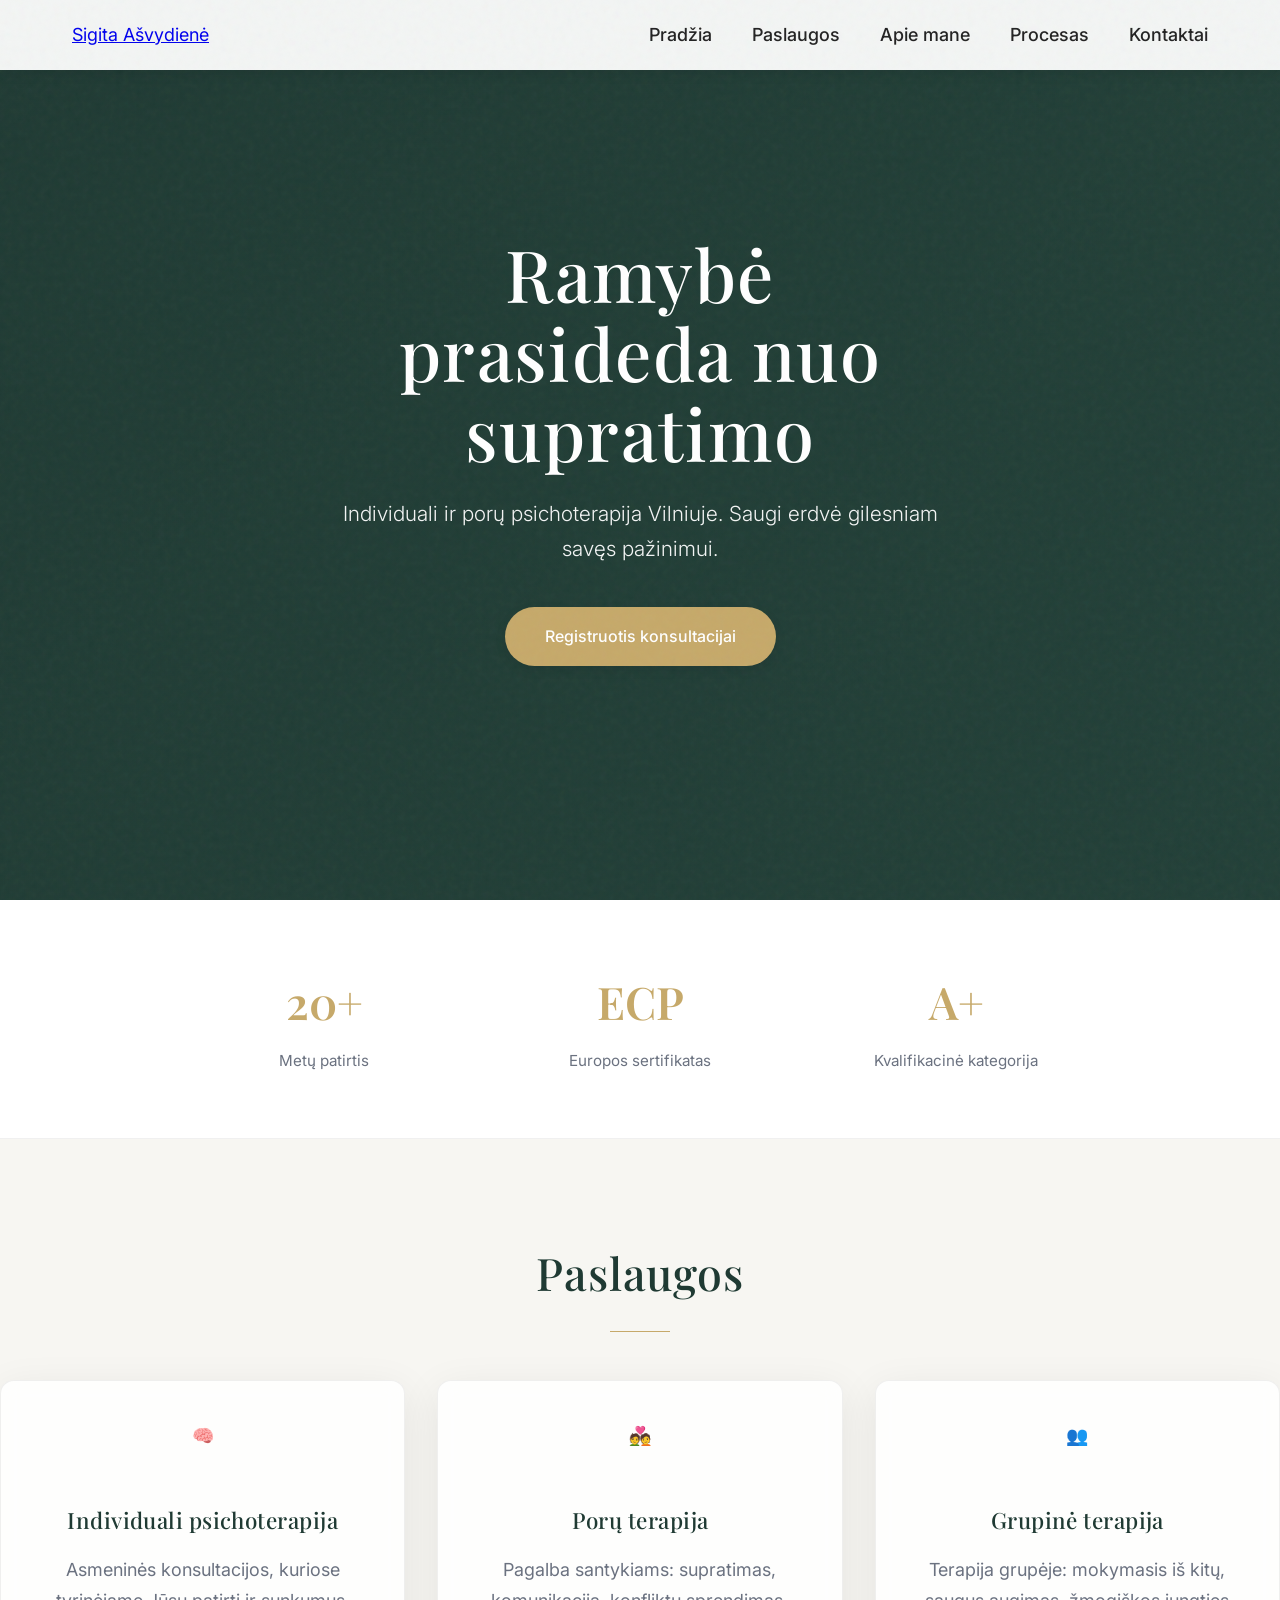
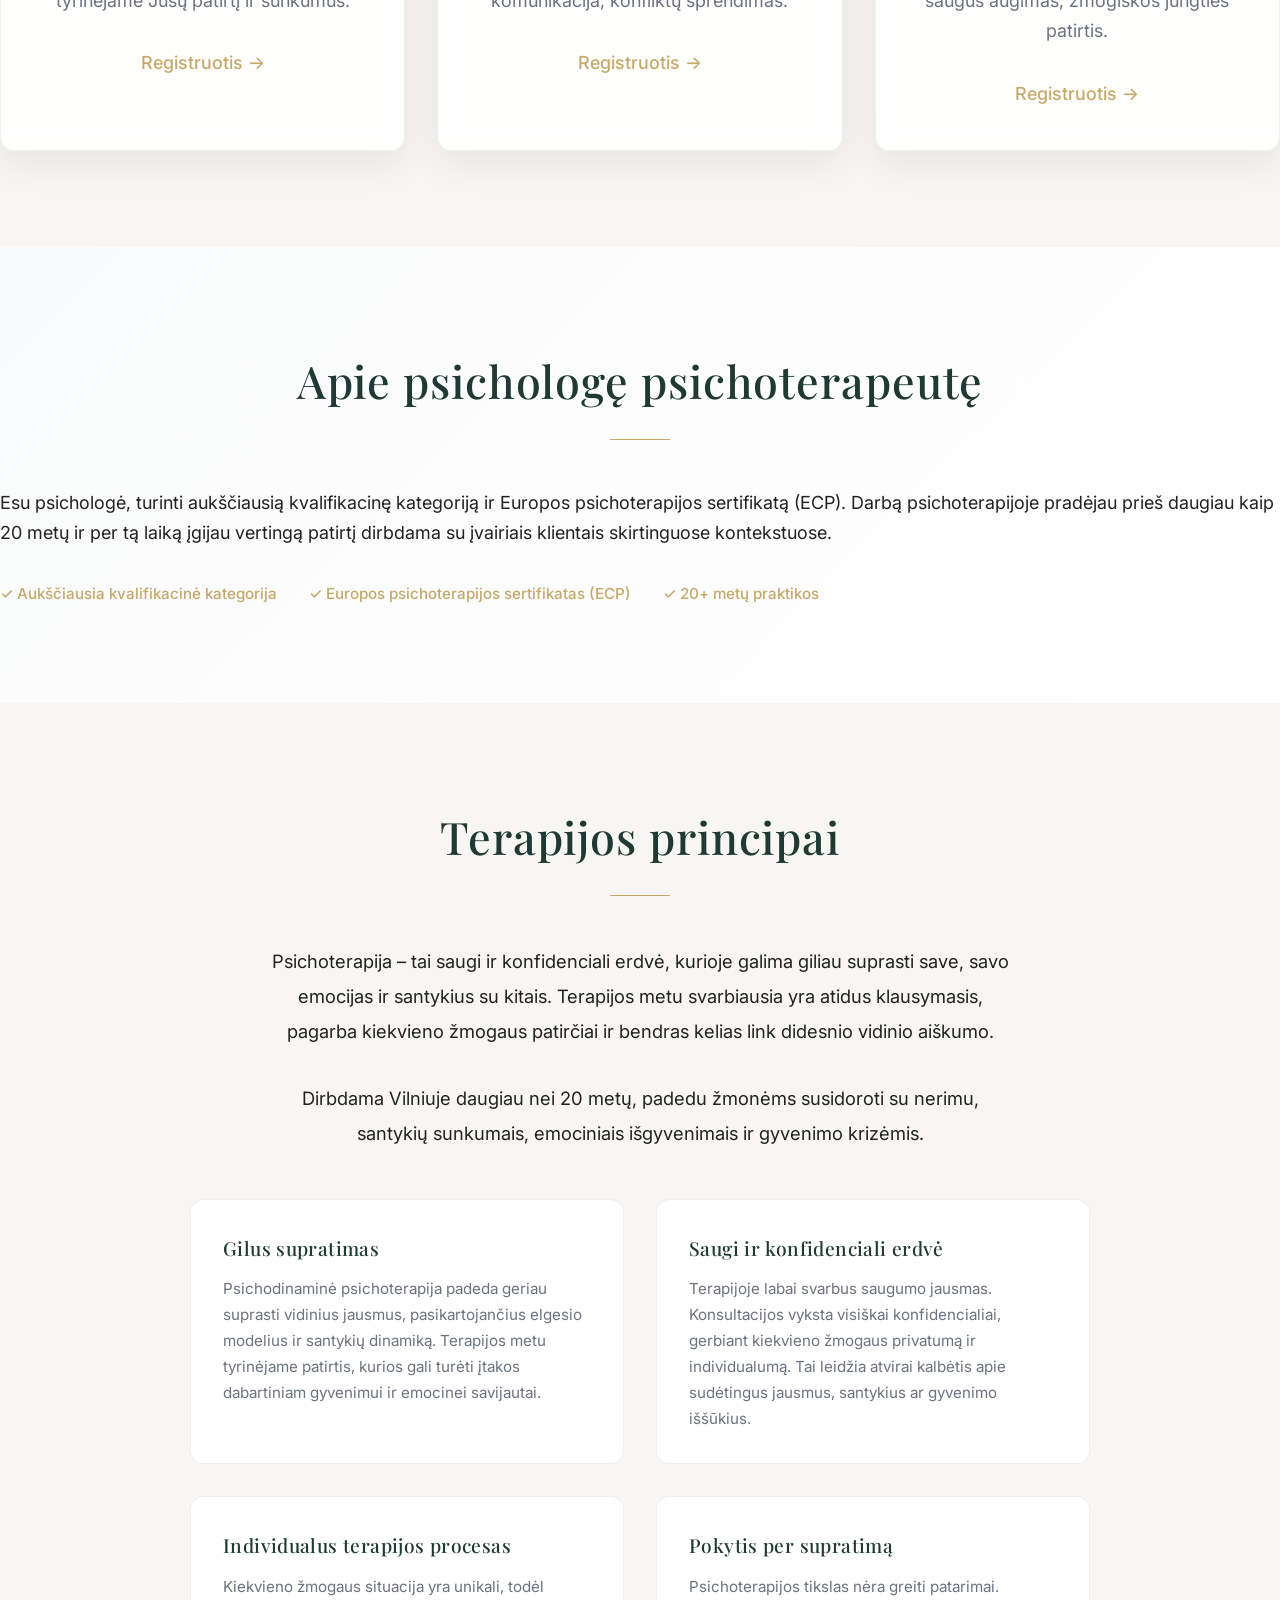
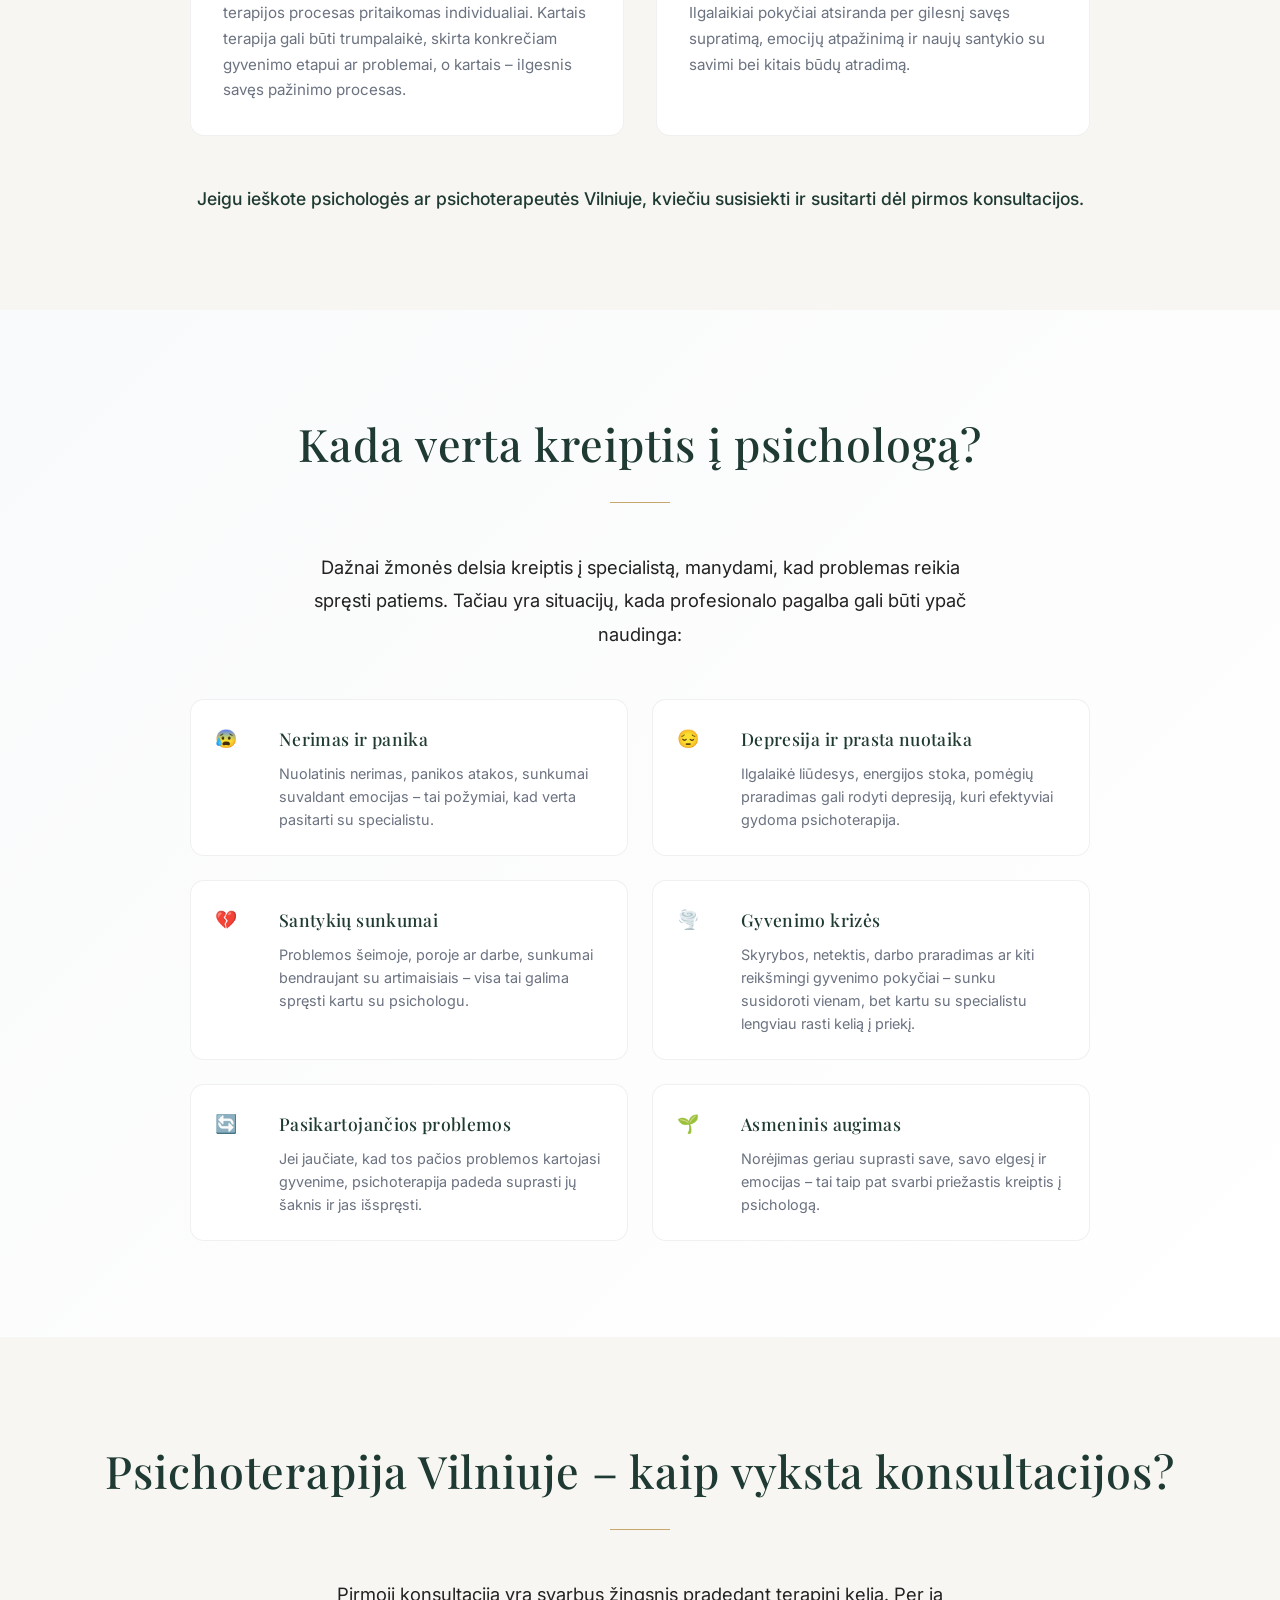
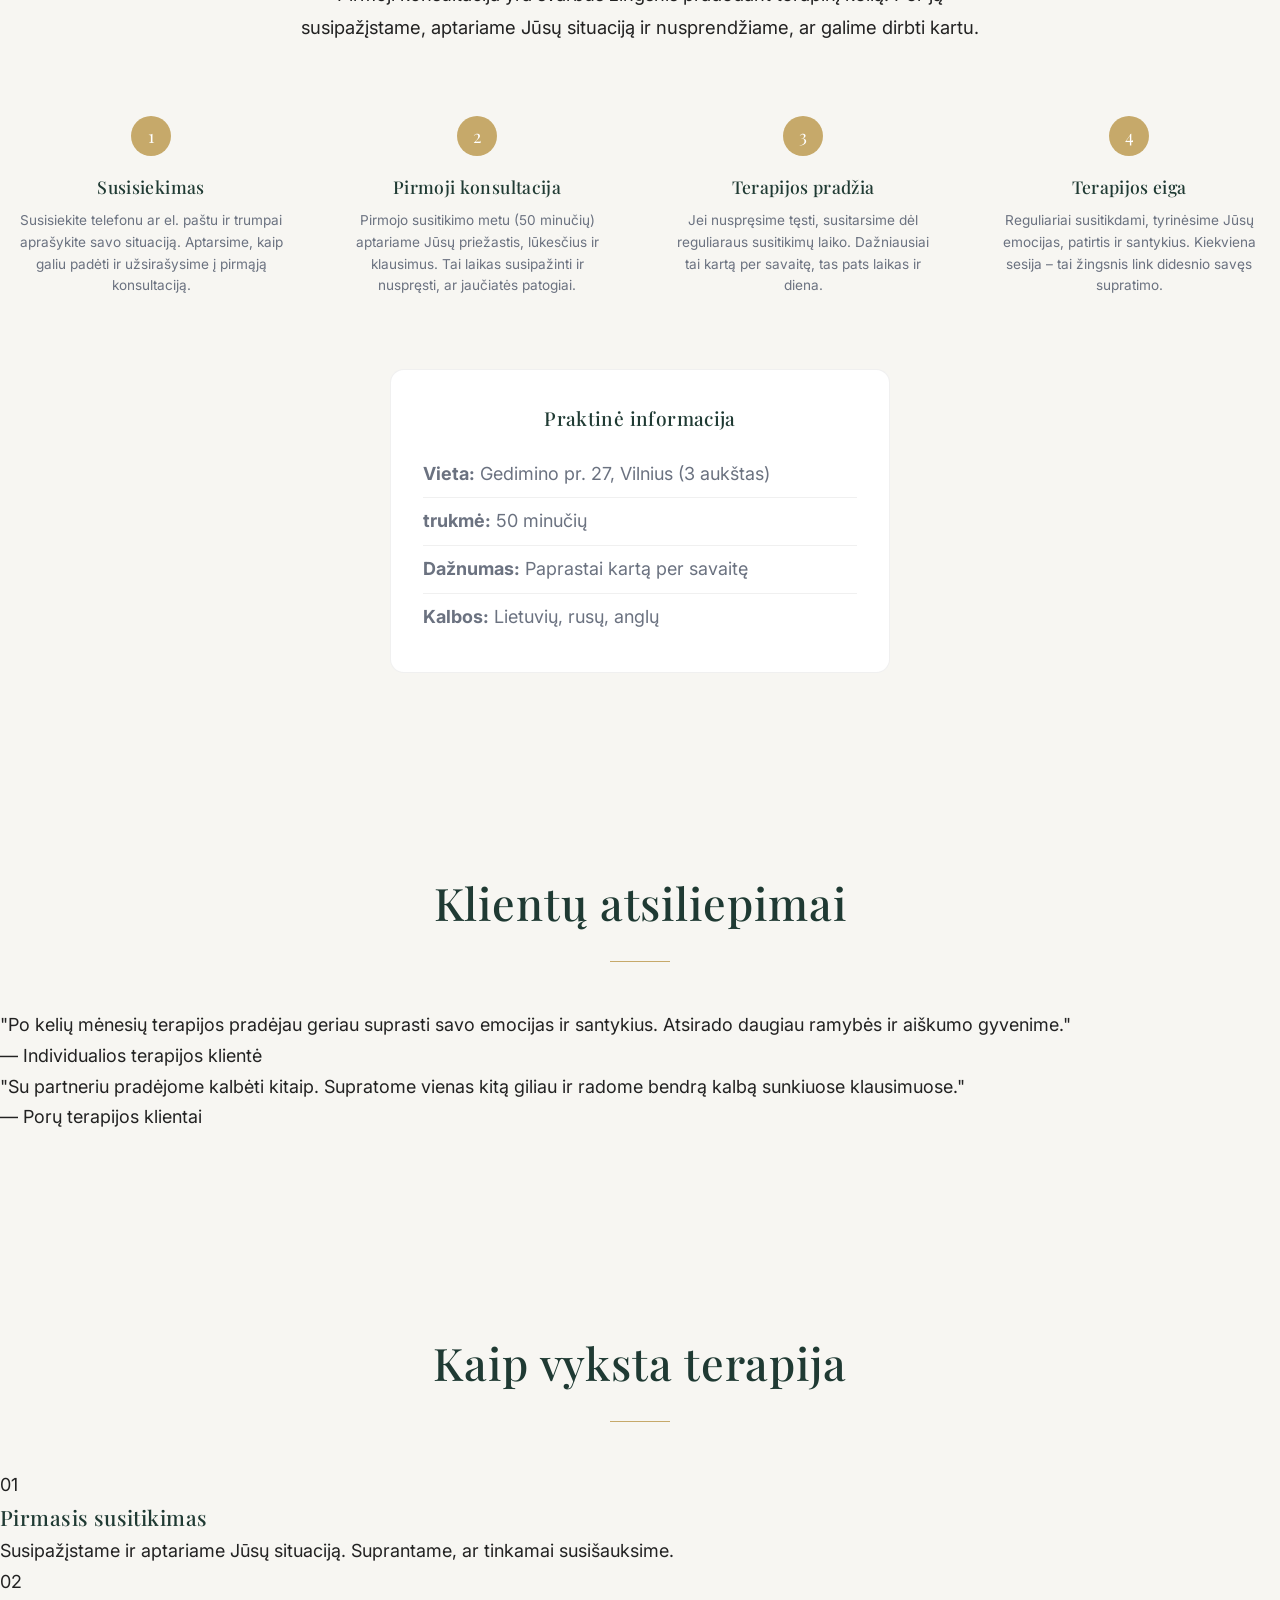
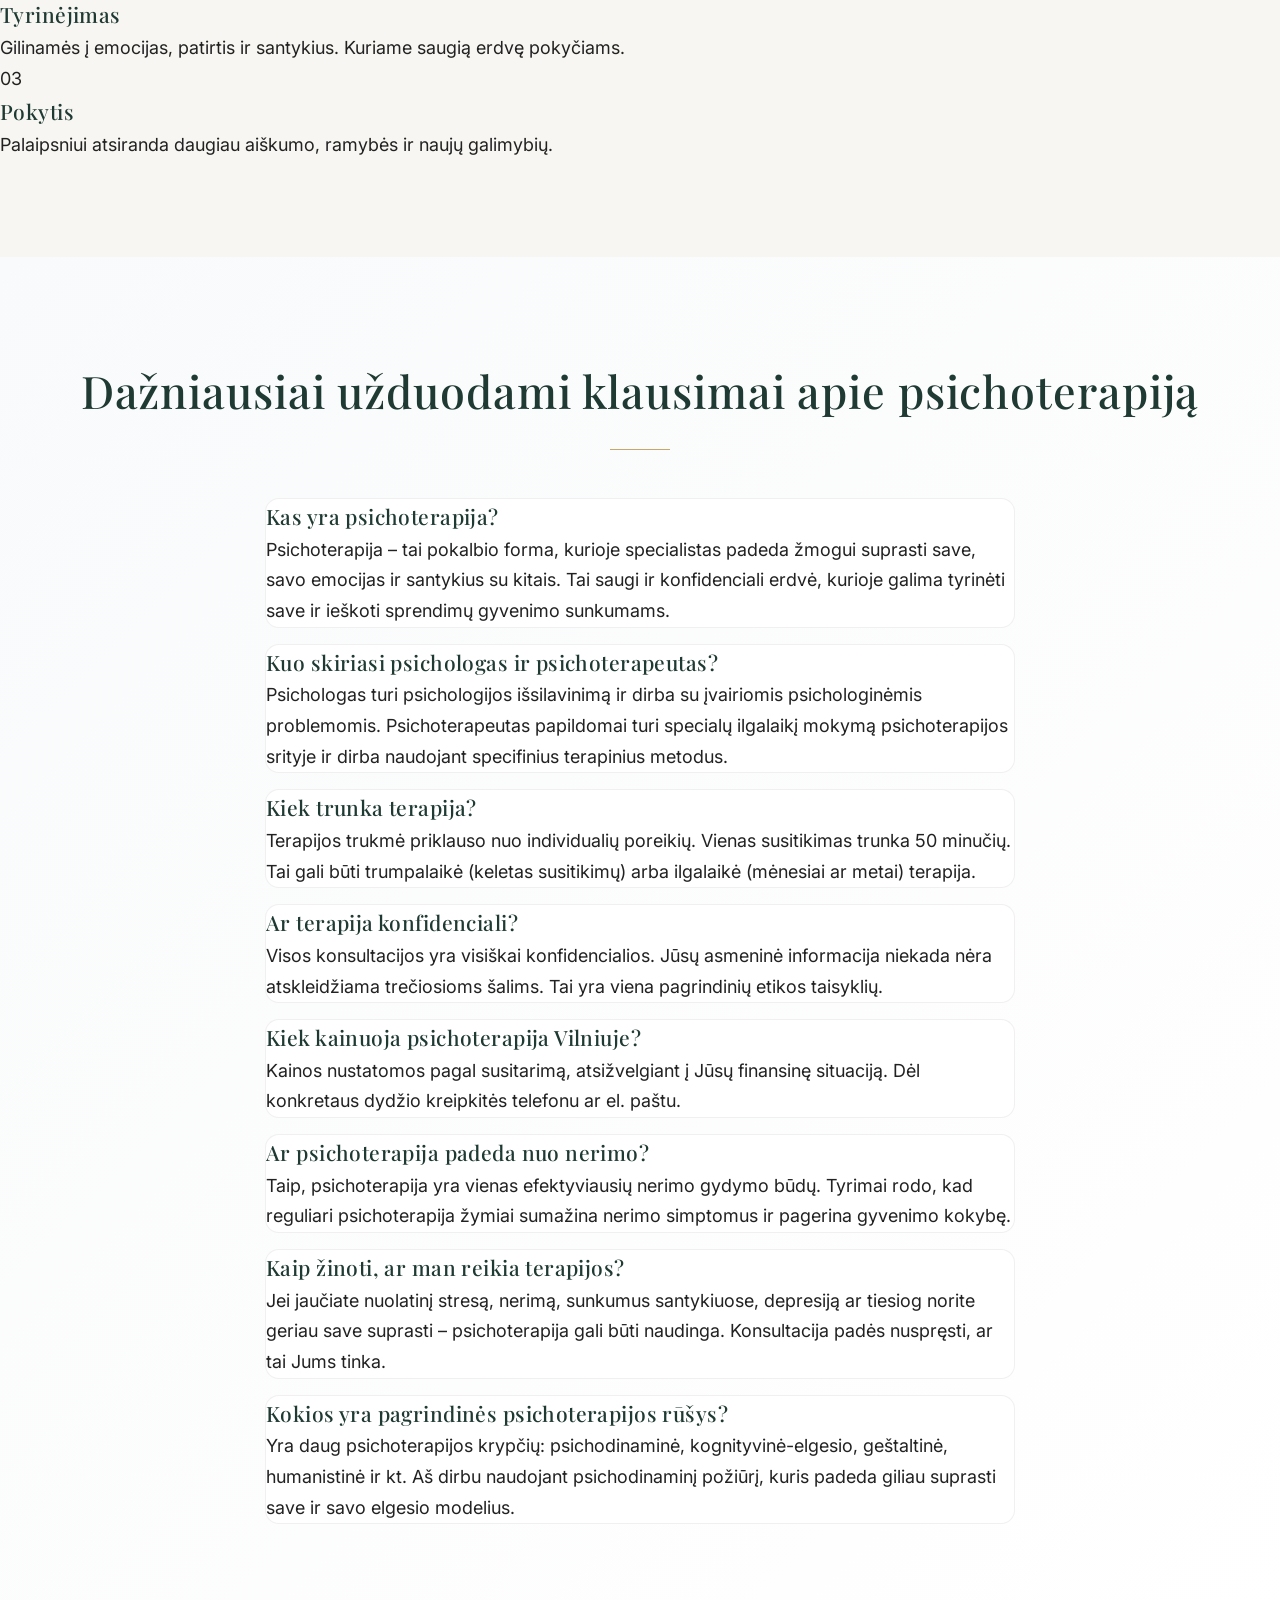
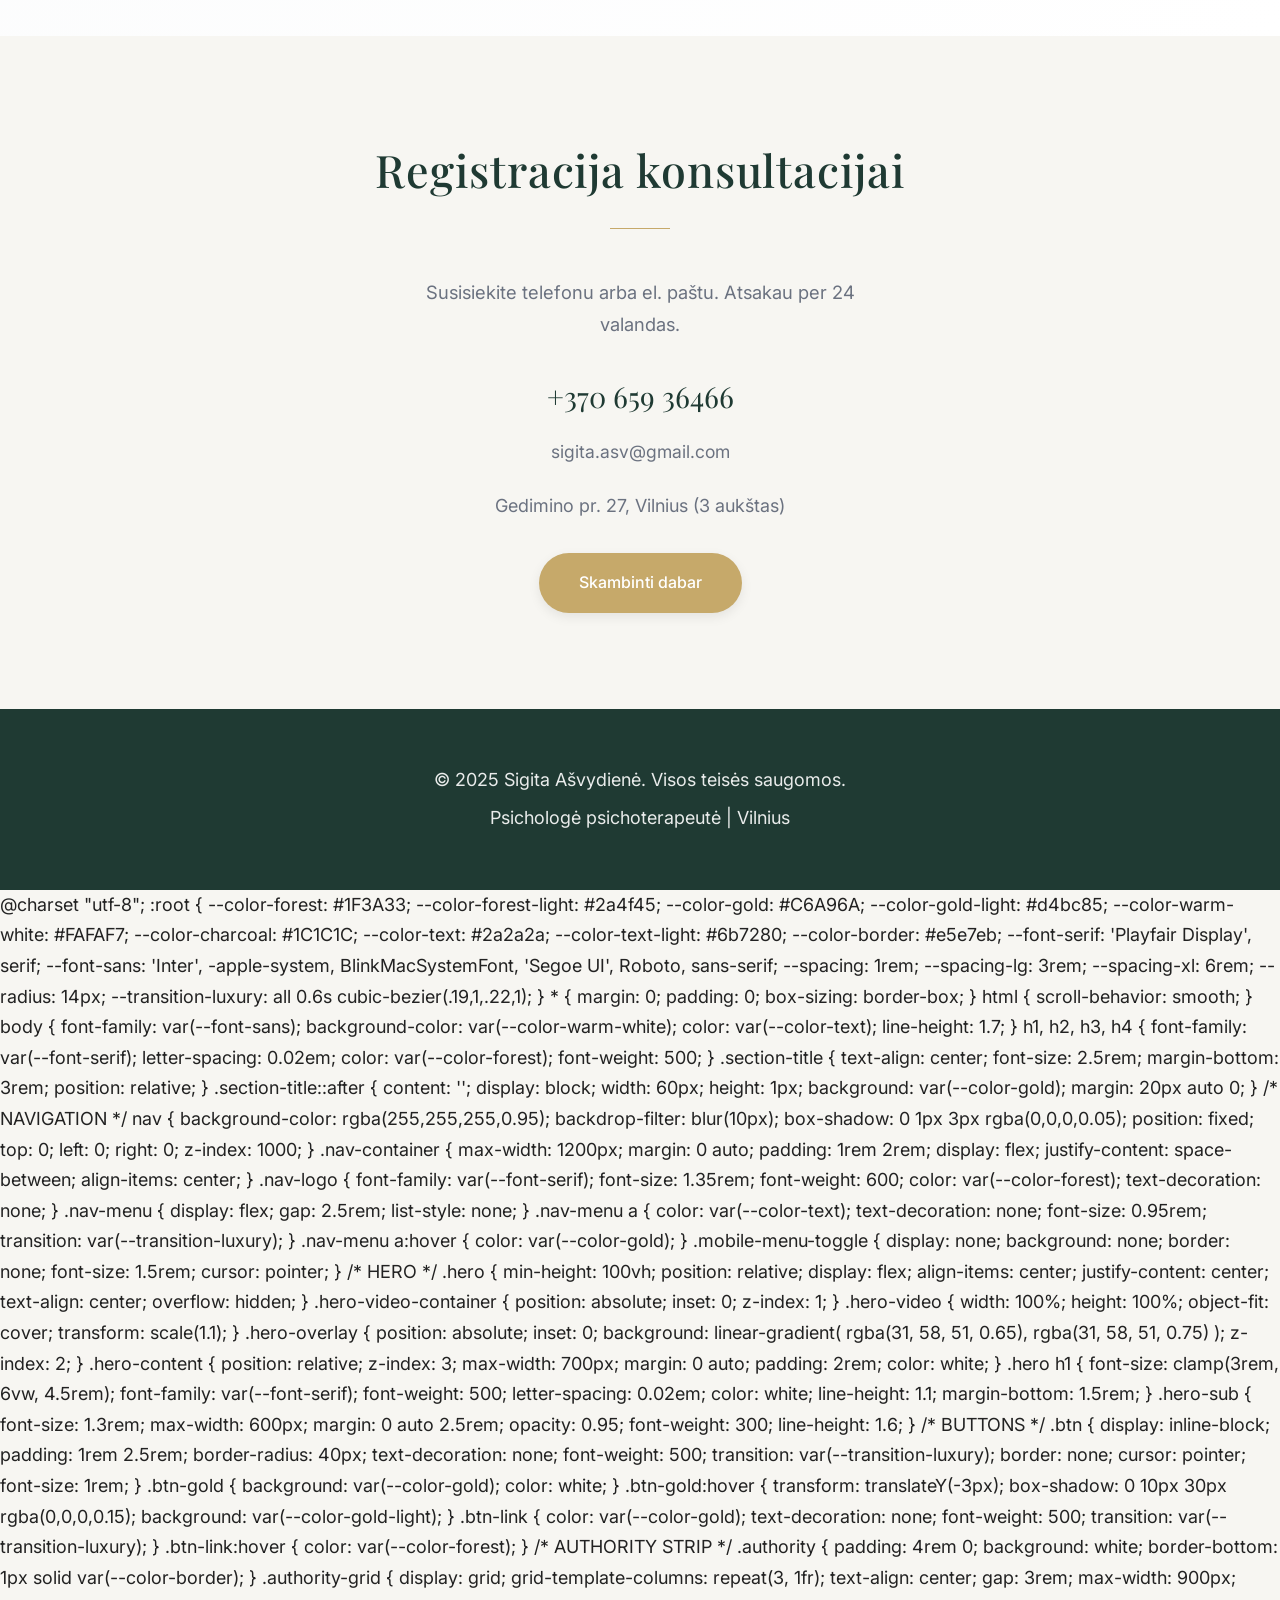
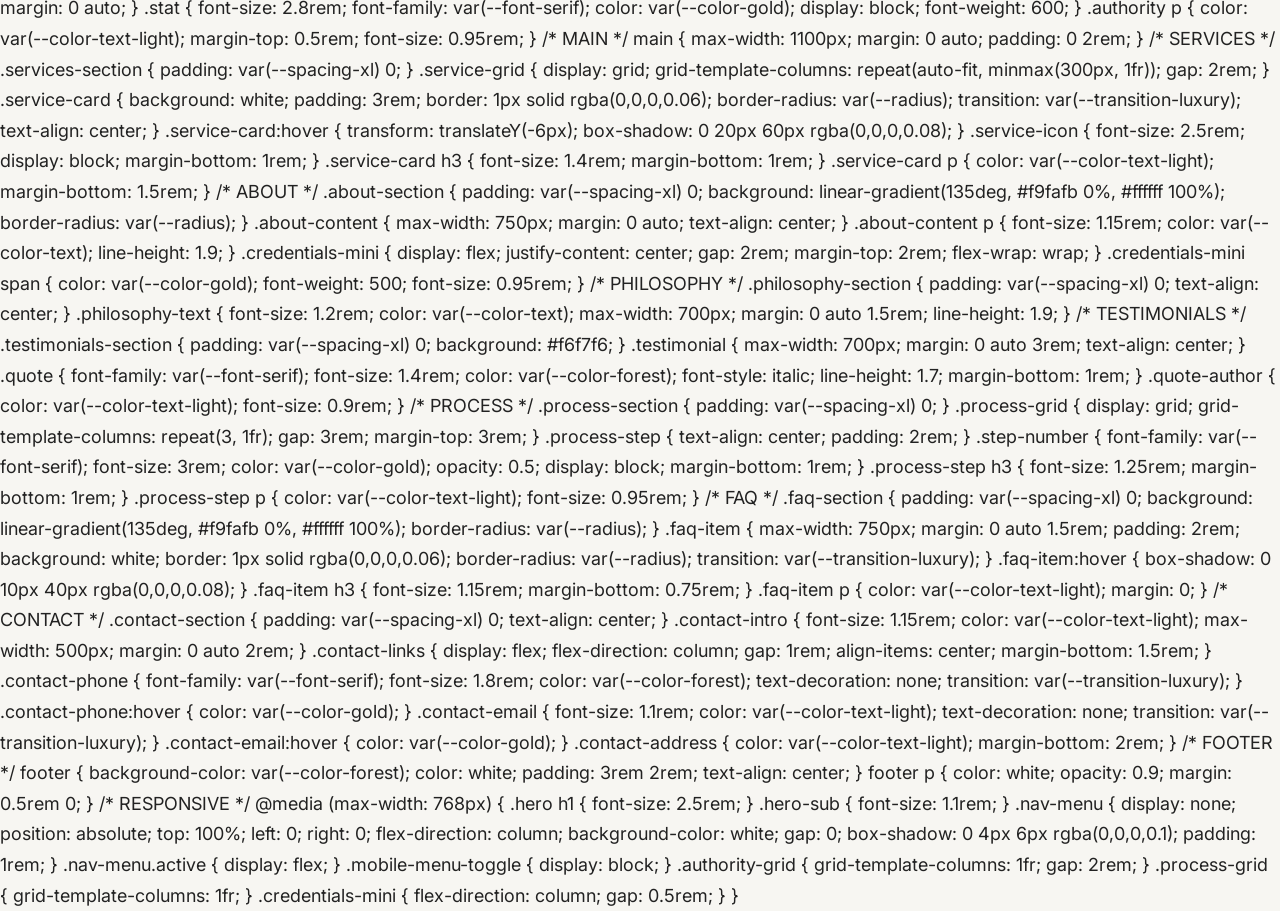
<file: Psichologė psichoterapeutė Vilniuje _ Sigita Ašvydienė.html>
<!DOCTYPE html>
<html lang="lt">
<head>
  <meta charset="UTF-8">
  <meta name="viewport" content="width=device-width, initial-scale=1.0">
  <meta name="robots" content="index, follow">
  <link rel="canonical" href="https://sigita.lt">
  <title>Psichologė Vilniuje | Individuali ir Porų Psichoterapija – Sigita Ašvydienė</title>
  <meta name="description" content="Psichologė psichoterapeutė Sigita Ašvydienė – individuali ir porų psichoterapija Vilniuje. 20+ metų patirtis, Europos psichoterapijos sertifikatas.">
  <meta property="og:title" content="Psichologė Vilniuje | Psichoterapija – Sigita Ašvydienė">
  <meta property="og:description" content="Individuali ir porų psichoterapija Vilniuje. 20+ metų patirtis.">
  <meta property="og:type" content="website">
  <meta property="og:image" content="hero-image.jpg">
  <link rel="stylesheet" href="styles.css">
  <link rel="preconnect" href="https://fonts.googleapis.com">
  <link rel="preconnect" href="https://fonts.gstatic.com" crossorigin>
  <link href="https://fonts.googleapis.com/css2?family=Playfair+Display:wght@400;500;600;700&family=Inter:wght@300;400;500;600&display=swap" rel="stylesheet">
</head>
<body>
  <!-- Navigation -->
  <nav>
    <div class="nav-container">
      <a href="#home" class="nav-logo">Sigita Ašvydienė</a>
      <button class="mobile-menu-toggle" id="mobileToggle">☰</button>
      <ul class="nav-menu" id="navMenu">
        <li><a href="#home">Pradžia</a></li>
        <li><a href="#services">Paslaugos</a></li>
        <li><a href="#about">Apie mane</a></li>
        <li><a href="#process">Procesas</a></li>
        <li><a href="#contact">Kontaktai</a></li>
      </ul>
    </div>
  </nav>

  <!-- Hero Section -->
  <section class="hero" id="home">
    <div class="hero-video-container">
      <video autoplay muted loop playsinline class="hero-video">
        <source src="https://assets.mixkit.co/videos/preview/mixkit-waves-in-the-water-1164-large.mp4" type="video/mp4">
      </video>
    </div>
    <div class="hero-overlay"></div>
    <div class="hero-content">
      <h1>Ramybė prasideda nuo supratimo</h1>
      <p class="hero-sub">Individuali ir porų psichoterapija Vilniuje. Saugi erdvė gilesniam savęs pažinimui.</p>
      <a href="#contact" class="btn btn-gold">Registruotis konsultacijai</a>
    </div>
  </section>

  <!-- Authority Strip -->
  <section class="authority">
    <div class="authority-grid">
      <div>
        <span class="stat">20+</span>
        <p>Metų patirtis</p>
      </div>
      <div>
        <span class="stat">ECP</span>
        <p>Europos sertifikatas</p>
      </div>
      <div>
        <span class="stat">A+</span>
        <p>Kvalifikacinė kategorija</p>
      </div>
    </div>
  </section>

  <!-- Services -->
  <main>
    <section id="services" class="services-section">
      <h2 class="section-title">Paslaugos</h2>
      <div class="service-grid">
        <div class="service-card">
          <span class="service-icon">🧠</span>
          <h3>Individuali psichoterapija</h3>
          <p>Asmeninės konsultacijos, kuriose tyrinėjame Jūsų patirtį ir sunkumus.</p>
          <a href="#contact" class="btn-link">Registruotis →</a>
        </div>
        <div class="service-card">
          <span class="service-icon">💑</span>
          <h3>Porų terapija</h3>
          <p>Pagalba santykiams: supratimas, komunikacija, konfliktų sprendimas.</p>
          <a href="#contact" class="btn-link">Registruotis →</a>
        </div>
        <div class="service-card">
          <span class="service-icon">👥</span>
          <h3>Grupinė terapija</h3>
          <p>Terapija grupėje: mokymasis iš kitų, saugus augimas, žmogiškos jungties patirtis.</p>
          <a href="#contact" class="btn-link">Registruotis →</a>
        </div>
      </div>
    </section>

    <!-- About -->
    <section id="about" class="about-section">
      <h2 class="section-title">Apie psichologę psichoterapeutę</h2>
      <div class="about-content">
        <p>Esu psichologė, turinti aukščiausią kvalifikacinę kategoriją ir Europos psichoterapijos sertifikatą (ECP). Darbą psichoterapijoje pradėjau prieš daugiau kaip 20 metų ir per tą laiką įgijau vertingą patirtį dirbdama su įvairiais klientais skirtinguose kontekstuose.</p>
        <div class="credentials-mini">
          <span>✓ Aukščiausia kvalifikacinė kategorija</span>
          <span>✓ Europos psichoterapijos sertifikatas (ECP)</span>
          <span>✓ 20+ metų praktikos</span>
        </div>
      </div>
    </section>

    <!-- Philosophy / Therapy Principles -->
    <section class="philosophy-section">
      <h2 class="section-title">Terapijos principai</h2>
      <p class="philosophy-intro">Psichoterapija – tai saugi ir konfidenciali erdvė, kurioje galima giliau suprasti save, savo emocijas ir santykius su kitais. Terapijos metu svarbiausia yra atidus klausymasis, pagarba kiekvieno žmogaus patirčiai ir bendras kelias link didesnio vidinio aiškumo.</p>
      <p class="philosophy-intro">Dirbdama Vilniuje daugiau nei 20 metų, padedu žmonėms susidoroti su nerimu, santykių sunkumais, emociniais išgyvenimais ir gyvenimo krizėmis.</p>
      
      <div class="principles-grid">
        <div class="principle-card">
          <h3>Gilus supratimas</h3>
          <p>Psichodinaminė psichoterapija padeda geriau suprasti vidinius jausmus, pasikartojančius elgesio modelius ir santykių dinamiką. Terapijos metu tyrinėjame patirtis, kurios gali turėti įtakos dabartiniam gyvenimui ir emocinei savijautai.</p>
        </div>
        <div class="principle-card">
          <h3>Saugi ir konfidenciali erdvė</h3>
          <p>Terapijoje labai svarbus saugumo jausmas. Konsultacijos vyksta visiškai konfidencialiai, gerbiant kiekvieno žmogaus privatumą ir individualumą. Tai leidžia atvirai kalbėtis apie sudėtingus jausmus, santykius ar gyvenimo iššūkius.</p>
        </div>
        <div class="principle-card">
          <h3>Individualus terapijos procesas</h3>
          <p>Kiekvieno žmogaus situacija yra unikali, todėl terapijos procesas pritaikomas individualiai. Kartais terapija gali būti trumpalaikė, skirta konkrečiam gyvenimo etapui ar problemai, o kartais – ilgesnis savęs pažinimo procesas.</p>
        </div>
        <div class="principle-card">
          <h3>Pokytis per supratimą</h3>
          <p>Psichoterapijos tikslas nėra greiti patarimai. Ilgalaikiai pokyčiai atsiranda per gilesnį savęs supratimą, emocijų atpažinimą ir naujų santykio su savimi bei kitais būdų atradimą.</p>
        </div>
      </div>
      
      <p class="principle-cta">Jeigu ieškote psichologės ar psichoterapeutės Vilniuje, kviečiu susisiekti ir susitarti dėl pirmos konsultacijos.</p>
    </section>

    <!-- When to Contact a Psychologist -->
    <section class="when-to-contact">
      <h2 class="section-title">Kada verta kreiptis į psichologą?</h2>
      <p class="when-to-contact-intro">Dažnai žmonės delsia kreiptis į specialistą, manydami, kad problemas reikia spręsti patiems. Tačiau yra situacijų, kada profesionalo pagalba gali būti ypač naudinga:</p>
      
      <div class="when-to-contact-list">
        <div class="when-item">
          <span class="when-icon">😰</span>
          <div>
            <h3>Nerimas ir panika</h3>
            <p>Nuolatinis nerimas, panikos atakos, sunkumai suvaldant emocijas – tai požymiai, kad verta pasitarti su specialistu.</p>
          </div>
        </div>
        <div class="when-item">
          <span class="when-icon">😔</span>
          <div>
            <h3>Depresija ir prasta nuotaika</h3>
            <p>Ilgalaikė liūdesys, energijos stoka, pomėgių praradimas gali rodyti depresiją, kuri efektyviai gydoma psichoterapija.</p>
          </div>
        </div>
        <div class="when-item">
          <span class="when-icon">💔</span>
          <div>
            <h3>Santykių sunkumai</h3>
            <p>Problemos šeimoje, poroje ar darbe, sunkumai bendraujant su artimaisiais – visa tai galima spręsti kartu su psichologu.</p>
          </div>
        </div>
        <div class="when-item">
          <span class="when-icon">🌪️</span>
          <div>
            <h3>Gyvenimo krizės</h3>
            <p>Skyrybos, netektis, darbo praradimas ar kiti reikšmingi gyvenimo pokyčiai – sunku susidoroti vienam, bet kartu su specialistu lengviau rasti kelią į priekį.</p>
          </div>
        </div>
        <div class="when-item">
          <span class="when-icon">🔄</span>
          <div>
            <h3>Pasikartojančios problemos</h3>
            <p>Jei jaučiate, kad tos pačios problemos kartojasi gyvenime, psichoterapija padeda suprasti jų šaknis ir jas išspręsti.</p>
          </div>
        </div>
        <div class="when-item">
          <span class="when-icon">🌱</span>
          <div>
            <h3>Asmeninis augimas</h3>
            <p>Norėjimas geriau suprasti save, savo elgesį ir emocijas – tai taip pat svarbi priežastis kreiptis į psichologą.</p>
          </div>
        </div>
      </div>
    </section>

    <!-- How Therapy Works -->
    <section class="how-therapy-works">
      <h2 class="section-title">Psichoterapija Vilniuje – kaip vyksta konsultacijos?</h2>
      <p class="how-therapy-intro">Pirmoji konsultacija yra svarbus žingsnis pradedant terapinį kelią. Per ją susipažįstame, aptariame Jūsų situaciją ir nusprendžiame, ar galime dirbti kartu.</p>
      
      <div class="how-therapy-grid">
        <div class="how-therapy-step">
          <span class="how-number">1</span>
          <h3>Susisiekimas</h3>
          <p>Susisiekite telefonu ar el. paštu ir trumpai aprašykite savo situaciją. Aptarsime, kaip galiu padėti ir užsirašysime į pirmąją konsultaciją.</p>
        </div>
        <div class="how-therapy-step">
          <span class="how-number">2</span>
          <h3>Pirmoji konsultacija</h3>
          <p>Pirmojo susitikimo metu (50 minučių) aptariame Jūsų priežastis, lūkesčius ir klausimus. Tai laikas susipažinti ir nuspręsti, ar jaučiatės patogiai.</p>
        </div>
        <div class="how-therapy-step">
          <span class="how-number">3</span>
          <h3>Terapijos pradžia</h3>
          <p>Jei nuspręsime tęsti, susitarsime dėl reguliaraus susitikimų laiko. Dažniausiai tai kartą per savaitę, tas pats laikas ir diena.</p>
        </div>
        <div class="how-therapy-step">
          <span class="how-number">4</span>
          <h3>Terapijos eiga</h3>
          <p>Reguliariai susitikdami, tyrinėsime Jūsų emocijas, patirtis ir santykius. Kiekviena sesija – tai žingsnis link didesnio savęs supratimo.</p>
        </div>
      </div>
      
      <div class="how-therapy-info">
        <h3>Praktinė informacija</h3>
        <ul>
          <li><strong>Vieta:</strong> Gedimino pr. 27, Vilnius (3 aukštas)</li>
          <li><strong> trukmė:</strong> 50 minučių</li>
          <li><strong>Dažnumas:</strong> Paprastai kartą per savaitę</li>
          <li><strong>Kalbos:</strong> Lietuvių, rusų, anglų</li>
        </ul>
      </div>
    </section>

    <!-- Testimonials -->
    <section class="testimonials-section">
      <h2 class="section-title">Klientų atsiliepimai</h2>
      <div class="testimonial">
        <p class="quote">"Po kelių mėnesių terapijos pradėjau geriau suprasti savo emocijas ir santykius. Atsirado daugiau ramybės ir aiškumo gyvenime."</p>
        <p class="quote-author">— Individualios terapijos klientė</p>
      </div>
      <div class="testimonial">
        <p class="quote">"Su partneriu pradėjome kalbėti kitaip. Supratome vienas kitą giliau ir radome bendrą kalbą sunkiuose klausimuose."</p>
        <p class="quote-author">— Porų terapijos klientai</p>
      </div>
    </section>

    <!-- Process -->
    <section id="process" class="process-section">
      <h2 class="section-title">Kaip vyksta terapija</h2>
      <div class="process-grid">
        <div class="process-step">
          <span class="step-number">01</span>
          <h3>Pirmasis susitikimas</h3>
          <p>Susipažįstame ir aptariame Jūsų situaciją. Suprantame, ar tinkamai susišauksime.</p>
        </div>
        <div class="process-step">
          <span class="step-number">02</span>
          <h3>Tyrinėjimas</h3>
          <p>Gilinamės į emocijas, patirtis ir santykius. Kuriame saugią erdvę pokyčiams.</p>
        </div>
        <div class="process-step">
          <span class="step-number">03</span>
          <h3>Pokytis</h3>
          <p>Palaipsniui atsiranda daugiau aiškumo, ramybės ir naujų galimybių.</p>
        </div>
      </div>
    </section>

    <!-- FAQ -->
    <section class="faq-section">
      <h2 class="section-title">Dažniausiai užduodami klausimai apie psichoterapiją</h2>
      <div class="faq-item">
        <h3>Kas yra psichoterapija?</h3>
        <p>Psichoterapija – tai pokalbio forma, kurioje specialistas padeda žmogui suprasti save, savo emocijas ir santykius su kitais. Tai saugi ir konfidenciali erdvė, kurioje galima tyrinėti save ir ieškoti sprendimų gyvenimo sunkumams.</p>
      </div>
      <div class="faq-item">
        <h3>Kuo skiriasi psichologas ir psichoterapeutas?</h3>
        <p>Psichologas turi psichologijos išsilavinimą ir dirba su įvairiomis psichologinėmis problemomis. Psichoterapeutas papildomai turi specialų ilgalaikį mokymą psichoterapijos srityje ir dirba naudojant specifinius terapinius metodus.</p>
      </div>
      <div class="faq-item">
        <h3>Kiek trunka terapija?</h3>
        <p>Terapijos trukmė priklauso nuo individualių poreikių. Vienas susitikimas trunka 50 minučių. Tai gali būti trumpalaikė (keletas susitikimų) arba ilgalaikė (mėnesiai ar metai) terapija.</p>
      </div>
      <div class="faq-item">
        <h3>Ar terapija konfidenciali?</h3>
        <p>Visos konsultacijos yra visiškai konfidencialios. Jūsų asmeninė informacija niekada nėra atskleidžiama trečiosioms šalims. Tai yra viena pagrindinių etikos taisyklių.</p>
      </div>
      <div class="faq-item">
        <h3>Kiek kainuoja psichoterapija Vilniuje?</h3>
        <p>Kainos nustatomos pagal susitarimą, atsižvelgiant į Jūsų finansinę situaciją. Dėl konkretaus dydžio kreipkitės telefonu ar el. paštu.</p>
      </div>
      <div class="faq-item">
        <h3>Ar psichoterapija padeda nuo nerimo?</h3>
        <p>Taip, psichoterapija yra vienas efektyviausių nerimo gydymo būdų. Tyrimai rodo, kad reguliari psichoterapija žymiai sumažina nerimo simptomus ir pagerina gyvenimo kokybę.</p>
      </div>
      <div class="faq-item">
        <h3>Kaip žinoti, ar man reikia terapijos?</h3>
        <p>Jei jaučiate nuolatinį stresą, nerimą, sunkumus santykiuose, depresiją ar tiesiog norite geriau save suprasti – psichoterapija gali būti naudinga. Konsultacija padės nuspręsti, ar tai Jums tinka.</p>
      </div>
      <div class="faq-item">
        <h3>Kokios yra pagrindinės psichoterapijos rūšys?</h3>
        <p>Yra daug psichoterapijos krypčių: psichodinaminė, kognityvinė-elgesio, geštaltinė, humanistinė ir kt. Aš dirbu naudojant psichodinaminį požiūrį, kuris padeda giliau suprasti save ir savo elgesio modelius.</p>
      </div>
    </section>

    <!-- Contact -->
    <section id="contact" class="contact-section">
      <h2 class="section-title">Registracija konsultacijai</h2>
      <p class="contact-intro">Susisiekite telefonu arba el. paštu. Atsakau per 24 valandas.</p>
      <div class="contact-links">
        <a href="tel:+37065936466" class="contact-phone">+370 659 36466</a>
        <a href="mailto:sigita.asv@gmail.com" class="contact-email">sigita.asv@gmail.com</a>
      </div>
      <p class="contact-address">Gedimino pr. 27, Vilnius (3 aukštas)</p>
      <a href="tel:+37065936466" class="btn btn-gold">Skambinti dabar</a>
    </section>
  </main>

  <!-- Footer -->
  <footer>
    <p>© 2025 Sigita Ašvydienė. Visos teisės saugomos.</p>
    <p>Psichologė psichoterapeutė | Vilnius</p>
  </footer>

  <script type="application/ld+json">
  {
    "@context": "https://schema.org",
    "@type": "Psychologist",
    "name": "Sigita Ašvydienė",
    "address": {
      "@type": "PostalAddress",
      "streetAddress": "Gedimino pr. 27",
      "addressLocality": "Vilnius",
      "addressCountry": "LT"
    },
    "telephone": "+37065936466",
    "email": "sigita.asv@gmail.com"
  }
  </script>

  <script>
    const toggle = document.getElementById('mobileToggle');
    const navMenu = document.getElementById('navMenu');
    toggle.addEventListener('click', () => {
      navMenu.classList.toggle('active');
    });

    window.addEventListener("scroll", () => {
      const heroVideo = document.querySelector(".hero-video");
      if (heroVideo) {
        heroVideo.style.transform = `scale(1.1) translateY(${window.scrollY * 0.1}px)`;
      }
    });
  </script>
</body>
</html>


@charset "utf-8";

:root {
  --color-forest: #1F3A33;
  --color-forest-light: #2a4f45;
  --color-gold: #C6A96A;
  --color-gold-light: #d4bc85;
  --color-warm-white: #FAFAF7;
  --color-charcoal: #1C1C1C;
  --color-text: #2a2a2a;
  --color-text-light: #6b7280;
  --color-border: #e5e7eb;
  --font-serif: 'Playfair Display', serif;
  --font-sans: 'Inter', -apple-system, BlinkMacSystemFont, 'Segoe UI', Roboto, sans-serif;
  --spacing: 1rem;
  --spacing-lg: 3rem;
  --spacing-xl: 6rem;
  --radius: 14px;
  --transition-luxury: all 0.6s cubic-bezier(.19,1,.22,1);
}

* {
  margin: 0;
  padding: 0;
  box-sizing: border-box;
}

html {
  scroll-behavior: smooth;
}

body {
  font-family: var(--font-sans);
  background-color: var(--color-warm-white);
  color: var(--color-text);
  line-height: 1.7;
}

h1, h2, h3, h4 {
  font-family: var(--font-serif);
  letter-spacing: 0.02em;
  color: var(--color-forest);
  font-weight: 500;
}

.section-title {
  text-align: center;
  font-size: 2.5rem;
  margin-bottom: 3rem;
  position: relative;
}

.section-title::after {
  content: '';
  display: block;
  width: 60px;
  height: 1px;
  background: var(--color-gold);
  margin: 20px auto 0;
}

/* NAVIGATION */
nav {
  background-color: rgba(255,255,255,0.95);
  backdrop-filter: blur(10px);
  box-shadow: 0 1px 3px rgba(0,0,0,0.05);
  position: fixed;
  top: 0;
  left: 0;
  right: 0;
  z-index: 1000;
}

.nav-container {
  max-width: 1200px;
  margin: 0 auto;
  padding: 1rem 2rem;
  display: flex;
  justify-content: space-between;
  align-items: center;
}

.nav-logo {
  font-family: var(--font-serif);
  font-size: 1.35rem;
  font-weight: 600;
  color: var(--color-forest);
  text-decoration: none;
}

.nav-menu {
  display: flex;
  gap: 2.5rem;
  list-style: none;
}

.nav-menu a {
  color: var(--color-text);
  text-decoration: none;
  font-size: 0.95rem;
  transition: var(--transition-luxury);
}

.nav-menu a:hover {
  color: var(--color-gold);
}

.mobile-menu-toggle {
  display: none;
  background: none;
  border: none;
  font-size: 1.5rem;
  cursor: pointer;
}

/* HERO */
.hero {
  min-height: 100vh;
  position: relative;
  display: flex;
  align-items: center;
  justify-content: center;
  text-align: center;
  overflow: hidden;
}

.hero-video-container {
  position: absolute;
  inset: 0;
  z-index: 1;
}

.hero-video {
  width: 100%;
  height: 100%;
  object-fit: cover;
  transform: scale(1.1);
}

.hero-overlay {
  position: absolute;
  inset: 0;
  background: linear-gradient(
    rgba(31, 58, 51, 0.65),
    rgba(31, 58, 51, 0.75)
  );
  z-index: 2;
}

.hero-content {
  position: relative;
  z-index: 3;
  max-width: 700px;
  margin: 0 auto;
  padding: 2rem;
  color: white;
}

.hero h1 {
  font-size: clamp(3rem, 6vw, 4.5rem);
  font-family: var(--font-serif);
  font-weight: 500;
  letter-spacing: 0.02em;
  color: white;
  line-height: 1.1;
  margin-bottom: 1.5rem;
}

.hero-sub {
  font-size: 1.3rem;
  max-width: 600px;
  margin: 0 auto 2.5rem;
  opacity: 0.95;
  font-weight: 300;
  line-height: 1.6;
}

/* BUTTONS */
.btn {
  display: inline-block;
  padding: 1rem 2.5rem;
  border-radius: 40px;
  text-decoration: none;
  font-weight: 500;
  transition: var(--transition-luxury);
  border: none;
  cursor: pointer;
  font-size: 1rem;
}

.btn-gold {
  background: var(--color-gold);
  color: white;
}

.btn-gold:hover {
  transform: translateY(-3px);
  box-shadow: 0 10px 30px rgba(0,0,0,0.15);
  background: var(--color-gold-light);
}

.btn-link {
  color: var(--color-gold);
  text-decoration: none;
  font-weight: 500;
  transition: var(--transition-luxury);
}

.btn-link:hover {
  color: var(--color-forest);
}

/* AUTHORITY STRIP */
.authority {
  padding: 4rem 0;
  background: white;
  border-bottom: 1px solid var(--color-border);
}

.authority-grid {
  display: grid;
  grid-template-columns: repeat(3, 1fr);
  text-align: center;
  gap: 3rem;
  max-width: 900px;
  margin: 0 auto;
}

.stat {
  font-size: 2.8rem;
  font-family: var(--font-serif);
  color: var(--color-gold);
  display: block;
  font-weight: 600;
}

.authority p {
  color: var(--color-text-light);
  margin-top: 0.5rem;
  font-size: 0.95rem;
}

/* MAIN */
main {
  max-width: 1100px;
  margin: 0 auto;
  padding: 0 2rem;
}

/* SERVICES */
.services-section {
  padding: var(--spacing-xl) 0;
}

.service-grid {
  display: grid;
  grid-template-columns: repeat(auto-fit, minmax(300px, 1fr));
  gap: 2rem;
}

.service-card {
  background: white;
  padding: 3rem;
  border: 1px solid rgba(0,0,0,0.06);
  border-radius: var(--radius);
  transition: var(--transition-luxury);
  text-align: center;
}

.service-card:hover {
  transform: translateY(-6px);
  box-shadow: 0 20px 60px rgba(0,0,0,0.08);
}

.service-icon {
  font-size: 2.5rem;
  display: block;
  margin-bottom: 1rem;
}

.service-card h3 {
  font-size: 1.4rem;
  margin-bottom: 1rem;
}

.service-card p {
  color: var(--color-text-light);
  margin-bottom: 1.5rem;
}

/* ABOUT */
.about-section {
  padding: var(--spacing-xl) 0;
  background: linear-gradient(135deg, #f9fafb 0%, #ffffff 100%);
  border-radius: var(--radius);
}

.about-content {
  max-width: 750px;
  margin: 0 auto;
  text-align: center;
}

.about-content p {
  font-size: 1.15rem;
  color: var(--color-text);
  line-height: 1.9;
}

.credentials-mini {
  display: flex;
  justify-content: center;
  gap: 2rem;
  margin-top: 2rem;
  flex-wrap: wrap;
}

.credentials-mini span {
  color: var(--color-gold);
  font-weight: 500;
  font-size: 0.95rem;
}

/* PHILOSOPHY */
.philosophy-section {
  padding: var(--spacing-xl) 0;
  text-align: center;
}

.philosophy-text {
  font-size: 1.2rem;
  color: var(--color-text);
  max-width: 700px;
  margin: 0 auto 1.5rem;
  line-height: 1.9;
}

/* TESTIMONIALS */
.testimonials-section {
  padding: var(--spacing-xl) 0;
  background: #f6f7f6;
}

.testimonial {
  max-width: 700px;
  margin: 0 auto 3rem;
  text-align: center;
}

.quote {
  font-family: var(--font-serif);
  font-size: 1.4rem;
  color: var(--color-forest);
  font-style: italic;
  line-height: 1.7;
  margin-bottom: 1rem;
}

.quote-author {
  color: var(--color-text-light);
  font-size: 0.9rem;
}

/* PROCESS */
.process-section {
  padding: var(--spacing-xl) 0;
}

.process-grid {
  display: grid;
  grid-template-columns: repeat(3, 1fr);
  gap: 3rem;
  margin-top: 3rem;
}

.process-step {
  text-align: center;
  padding: 2rem;
}

.step-number {
  font-family: var(--font-serif);
  font-size: 3rem;
  color: var(--color-gold);
  opacity: 0.5;
  display: block;
  margin-bottom: 1rem;
}

.process-step h3 {
  font-size: 1.25rem;
  margin-bottom: 1rem;
}

.process-step p {
  color: var(--color-text-light);
  font-size: 0.95rem;
}

/* FAQ */
.faq-section {
  padding: var(--spacing-xl) 0;
  background: linear-gradient(135deg, #f9fafb 0%, #ffffff 100%);
  border-radius: var(--radius);
}

.faq-item {
  max-width: 750px;
  margin: 0 auto 1.5rem;
  padding: 2rem;
  background: white;
  border: 1px solid rgba(0,0,0,0.06);
  border-radius: var(--radius);
  transition: var(--transition-luxury);
}

.faq-item:hover {
  box-shadow: 0 10px 40px rgba(0,0,0,0.08);
}

.faq-item h3 {
  font-size: 1.15rem;
  margin-bottom: 0.75rem;
}

.faq-item p {
  color: var(--color-text-light);
  margin: 0;
}

/* CONTACT */
.contact-section {
  padding: var(--spacing-xl) 0;
  text-align: center;
}

.contact-intro {
  font-size: 1.15rem;
  color: var(--color-text-light);
  max-width: 500px;
  margin: 0 auto 2rem;
}

.contact-links {
  display: flex;
  flex-direction: column;
  gap: 1rem;
  align-items: center;
  margin-bottom: 1.5rem;
}

.contact-phone {
  font-family: var(--font-serif);
  font-size: 1.8rem;
  color: var(--color-forest);
  text-decoration: none;
  transition: var(--transition-luxury);
}

.contact-phone:hover {
  color: var(--color-gold);
}

.contact-email {
  font-size: 1.1rem;
  color: var(--color-text-light);
  text-decoration: none;
  transition: var(--transition-luxury);
}

.contact-email:hover {
  color: var(--color-gold);
}

.contact-address {
  color: var(--color-text-light);
  margin-bottom: 2rem;
}

/* FOOTER */
footer {
  background-color: var(--color-forest);
  color: white;
  padding: 3rem 2rem;
  text-align: center;
}

footer p {
  color: white;
  opacity: 0.9;
  margin: 0.5rem 0;
}

/* RESPONSIVE */
@media (max-width: 768px) {
  .hero h1 {
    font-size: 2.5rem;
  }

  .hero-sub {
    font-size: 1.1rem;
  }

  .nav-menu {
    display: none;
    position: absolute;
    top: 100%;
    left: 0;
    right: 0;
    flex-direction: column;
    background-color: white;
    gap: 0;
    box-shadow: 0 4px 6px rgba(0,0,0,0.1);
    padding: 1rem;
  }

  .nav-menu.active {
    display: flex;
  }

  .mobile-menu-toggle {
    display: block;
  }

  .authority-grid {
    grid-template-columns: 1fr;
    gap: 2rem;
  }

  .process-grid {
    grid-template-columns: 1fr;
  }

  .credentials-mini {
    flex-direction: column;
    gap: 0.5rem;
  }
}
</file>
<file: styles.css>
@import url('https://fonts.googleapis.com/css2?family=Playfair+Display:wght@400;500;600;700&family=Inter:wght@300;400;500;600;700&display=swap');

:root {
  --color-forest: #1F3A33;
  --color-forest-light: #2a4f45;
  --color-gold: #C6A96A;
  --color-gold-light: #d4bc85;
  --color-warm-white: #F7F6F2;
  --color-charcoal: #222222;
  
  --color-primary: #4E7162;
  --color-primary-light: #6F9B88;
  --color-accent: #2A5B4F;
  
  --color-bg: #F7F6F2;
  --color-surface: #FFFFFF;
  --color-glass: rgba(255,255,255,0.85);
  
  --color-text: #222222;
  --color-text-light: #6b7280;
  
  --spacing-xs: 0.5rem;
  --spacing-sm: 1rem;
  --spacing-md: 1.5rem;
  --spacing-lg: 2rem;
  --spacing-xl: 3rem;
  --spacing-xxl: 6rem;
  
  --radius: 14px;
  --radius-sm: 0.375rem;
  --radius-lg: 1rem;
  
  --shadow-sm: 0 4px 12px rgba(0,0,0,0.08);
  --shadow-md: 0 12px 32px rgba(0,0,0,0.12);
  --shadow-lg: 0 30px 70px rgba(0,0,0,0.12);
  
  --transition-luxury: all 0.9s cubic-bezier(.19,1,.22,1);
  
  --font-serif: 'Playfair Display', Georgia, serif;
  --font-sans: 'Inter', -apple-system, BlinkMacSystemFont, sans-serif;
}

* { margin: 0; padding: 0; box-sizing: border-box; }
html { scroll-behavior: smooth; scroll-padding-top: 6rem; }
body { 
  font-family: var(--font-sans); 
  background: var(--color-bg);
  color: var(--color-text);
  line-height: 1.7;
  font-size: 18px;
  overflow-x: hidden;
}

/* Film Grain Overlay */
body::before{
  content:'';
  position:fixed;
  inset:0;
  background-image: url("data:image/svg+xml,%3Csvg viewBox='0 0 200 200' xmlns='http://www.w3.org/2000/svg'%3E%3Cfilter id='noise'%3E%3CfeTurbulence type='fractalNoise' baseFrequency='0.65' numOctaves='3' stitchTiles='stitch'/%3E%3C/filter%3E%3Crect width='100%25' height='100%25' filter='url(%23noise)'/%3E%3C/svg%3E");
  opacity:.04;
  pointer-events:none;
  z-index: 9999;
}

/* Scroll Progress Bar */
.scroll-progress{
  position:fixed;
  top:0;
  left:0;
  height:3px;
  background:transparent;
  width:0%;
  z-index:2000;
  transition:width 0.1s ease-out;
}

/* Mobile Call Button */
.mobile-call{
  position:fixed;
  bottom:20px;
  right:20px;
  background:var(--color-gold);
  color:white;
  padding:14px 18px;
  border-radius:50%;
  box-shadow:0 10px 30px rgba(0,0,0,0.2);
  display:none;
  z-index:1500;
  transition:transform 0.3s ease, box-shadow 0.3s ease;
}

.mobile-call:hover{
  transform:scale(1.1);
  box-shadow:0 15px 40px rgba(0,0,0,0.25);
}

@media (max-width: 768px){
  .mobile-call{
    display:block;
  }
}

h1, h2, h3, h4 {
  font-family: var(--font-serif);
  letter-spacing: 0.02em;
  color: var(--color-forest);
  font-weight: 500;
}

.section-title {
  text-align: center;
  font-size: clamp(2rem, 5vw, 2.8rem);
  margin-bottom: 3rem;
  position: relative;
}

.section-title::after {
  content: '';
  display: block;
  width: 60px;
  height: 1px;
  background: var(--color-gold);
  margin: 20px auto 0;
}

/* Elegant Divider */
.divider {
  width: 60px;
  height: 1px;
  background: var(--color-gold);
  margin: 30px auto;
}

/* Navigation */
nav { 
  background: rgba(255,255,255,0.95);
  backdrop-filter: blur(20px);
  box-shadow: var(--shadow-sm);
  position: fixed;
  top: 0;
  left: 0;
  right: 0;
  z-index: 1000;
}
.nav-container { 
  max-width: 1200px; margin: 0 auto; 
  padding: 0.75rem var(--spacing-lg);
  display: flex; justify-content: space-between; align-items: center;
  min-height: 70px;
}
.nav-logo { 
  display: flex;
  align-items: center;
  gap: 0.5rem;
}
.logo-img {
  height: 32px;
  width: auto;
  object-fit: contain;
}
.logo-text {
  font-family: var(--font-serif);
  font-size: 1rem;
  font-weight: 600;
  color: var(--color-forest);
}
.nav-menu { display: flex; gap: 2.5rem; list-style: none; align-items: center; }
.nav-menu a { 
  color: var(--color-text); text-decoration: none; 
  font-weight: 500;
  transition: var(--transition-luxury);
}
.nav-menu a:hover { color: var(--color-gold); }

.mobile-menu-toggle {
  display: none;
  background: none;
  border: none;
  font-size: 1.75rem;
  cursor: pointer;
  color: var(--color-forest);
  padding: 0.5rem;
}

/* Hero */
.hero { 
  min-height: 100vh;
  position: relative;
  display: flex;
  align-items: center;
  justify-content: center;
  text-align: center;
  overflow: hidden;
  background: linear-gradient(135deg, #1F3A33 0%, #2a4f45 100%);
}
.hero-video { 
  position: absolute;
  top: 0;
  left: 0;
  width: 100%;
  height: 100%;
  object-fit: cover;
  z-index: 1;
  transform: scale(1.1);
}

.hero-grain {
  position: absolute;
  inset: 0;
  background-image: url("data:image/svg+xml,%3Csvg viewBox='0 0 200 200' xmlns='http://www.w3.org/2000/svg'%3E%3Cfilter id='noise'%3E%3CfeTurbulence type='fractalNoise' baseFrequency='0.65' numOctaves='3' stitchTiles='stitch'/%3E%3C/filter%3E%3Crect width='100%25' height='100%25' filter='url(%23noise)'/%3E%3C/svg%3E");
  opacity: 0.06;
  mix-blend-mode: overlay;
  z-index: 2;
  pointer-events: none;
}

.hero-overlay {
  position: absolute;
  inset: 0;
  background: linear-gradient(
    rgba(31, 58, 51, 0.65),
    rgba(31, 58, 51, 0.75)
  );
  z-index: 2;
}

.hero-content { 
  position: relative;
  z-index: 3; 
  max-width: 700px;
  padding: 0 var(--spacing-xl);
}

.hero h1 { 
  color: white !important;
  font-size: clamp(3rem, 6vw, 4.5rem) !important; 
  font-family: var(--font-serif) !important;
  font-weight: 500 !important; 
  margin-bottom: 1.5rem !important;
  text-shadow: none !important;
  line-height: 1.1;
}

.hero-sub { 
  color: rgba(255,255,255,0.95) !important;
  font-size: 1.3rem !important; 
  font-weight: 300 !important;
  margin-bottom: 2.5rem !important;
  max-width: 600px;
  margin-left: auto;
  margin-right: auto;
}

.hero-cta {
  display: flex;
  gap: 1rem;
  justify-content: center;
  flex-wrap: wrap;
}

/* Scroll Indicator */
.scroll-indicator {
  position: absolute;
  bottom: 40px;
  left: 50%;
  transform: translateX(-50%);
  font-size: 14px;
  letter-spacing: 0.15em;
  color: white;
  opacity: 0.7;
  z-index: 3;
  animation: bounce 2s infinite;
}

@keyframes bounce {
  0%, 20%, 50%, 80%, 100% { transform: translateX(-50%) translateY(0); }
  40% { transform: translateX(-50%) translateY(-10px); }
  60% { transform: translateX(-50%) translateY(-5px); }
}

/* Buttons */
.btn { 
  display: inline-flex; 
  align-items: center; 
  gap: 0.5rem;
  padding: 1rem 2.5rem;
  border-radius: 40px;
  text-decoration: none; 
  font-weight: 500; 
  font-size: 1rem;
  transition: var(--transition-luxury); 
  border: none; 
  cursor: pointer;
  box-shadow: var(--shadow-sm);
  min-height: 48px;
}
.btn-gold { 
  background: var(--color-gold);
  color: white;
  position: relative;
  overflow: hidden;
}
.btn-gold::before{
  content:'';
  position:absolute;
  inset:0;
  background:linear-gradient(120deg, transparent, rgba(255,255,255,0.3), transparent);
  opacity:0;
  transition:0.6s;
}
.btn-gold:hover::before{
  opacity:1;
  transform:translateX(100%);
}
.btn-gold:hover { 
  transform: translateY(-3px); 
  box-shadow: 0 10px 30px rgba(0,0,0,0.15);
  background: var(--color-gold-light);
}
.btn-secondary { 
  background: var(--color-gold);
  color: white;
}
.btn-secondary:hover { 
  transform: translateY(-3px); 
  box-shadow: 0 10px 30px rgba(0,0,0,0.15);
}
.btn-outline { 
  background: transparent; 
  color: white;
  border: 2px solid rgba(255,255,255,0.5);
}
.btn-outline:hover { 
  background: rgba(255,255,255,0.1); 
  border-color: white;
}
.btn-link {
  color: var(--color-gold);
  text-decoration: none;
  font-weight: 500;
  transition: var(--transition-luxury);
  display: inline-block;
  margin-top: 1rem;
}
.btn-link:hover {
  color: var(--color-forest);
}

/* Story Section Reveal Animation */
.story-section {
  opacity: 0;
  transform: translateY(60px);
  transition: all 1s cubic-bezier(.19,1,.22,1);
}

.story-section.visible {
  opacity: 1;
  transform: translateY(0);
}

/* Authority Strip */
.authority {
  padding: 4rem 0;
  background: white;
  border-bottom: 1px solid rgba(0,0,0,0.06);
}
.authority-grid {
  display: grid;
  grid-template-columns: repeat(3, 1fr);
  text-align: center;
  gap: 3rem;
  max-width: 900px;
  margin: 0 auto;
}
.stat {
  font-size: 2.8rem;
  font-family: var(--font-serif);
  color: var(--color-gold);
  display: block;
  font-weight: 600;
}
.authority p {
  color: var(--color-text-light);
  margin-top: 0.5rem;
  font-size: 0.95rem;
}

/* Sections */
.container { max-width: 1100px; margin: 0 auto; padding: 0 var(--spacing-lg); }
section { 
  padding: var(--spacing-xxl) 0; 
  background: transparent;
}

/* Services */
.services-section {
  padding: var(--spacing-xxl) 0;
}
.service-grid {
  display: grid;
  grid-template-columns: repeat(auto-fit, minmax(300px, 1fr));
  gap: 2rem;
}
.service-card { 
  background: var(--color-glass);
  backdrop-filter: blur(10px);
  padding: 2.5rem;
  border-radius: var(--radius);
  text-align: center;
  border: 1px solid rgba(0,0,0,0.06);
  transition: var(--transition-luxury);
  box-shadow: 0 10px 40px rgba(0,0,0,0.08);
}
.service-card:hover { 
  transform: translateY(-6px); 
  box-shadow: var(--shadow-lg);
}
.service-icon {
  width: 64px;
  height: 64px;
  display: block;
  margin: 0 auto 1rem;
  object-fit: contain;
}
.service-card h3 {
  font-size: 1.4rem;
  margin-bottom: 1rem;
}
.service-card p {
  color: var(--color-text-light);
  margin-bottom: 1rem;
}

/* About */
.about-section {
  padding: var(--spacing-xxl) 0;
  background: linear-gradient(135deg, #f9fafb 0%, #ffffff 100%);
}
.grid-2 {
  display: grid;
  grid-template-columns: 1fr 1fr;
  gap: clamp(2rem, 5vw, 4rem);
  align-items: start;
  max-width: 1100px;
  margin: 0 auto;
  padding: 0 var(--spacing-lg);
}
.about-text p {
  font-size: 1.15rem;
  color: var(--color-text);
  line-height: 1.9;
}
.credentials-mini {
  display: flex;
  gap: 2rem;
  margin-top: 2rem;
  flex-wrap: wrap;
}
.credentials-mini span {
  color: var(--color-gold);
  font-weight: 500;
  font-size: 0.95rem;
}
.about-image {
  width: 100%;
  max-width: 350px;
  height: auto;
  border-radius: 20px;
  box-shadow: var(--shadow-lg);
  object-fit: cover;
}

/* Philosophy / Principles */
.philosophy-section {
  padding: var(--spacing-xxl) 0;
}
.philosophy-intro {
  font-size: 1.15rem;
  color: var(--color-text);
  max-width: 750px;
  margin: 0 auto 2rem;
  text-align: center;
  line-height: 1.9;
}
.principles-grid {
  display: grid;
  grid-template-columns: repeat(2, 1fr);
  gap: 2rem;
  margin: 3rem auto;
  max-width: 900px;
}
.principle-card {
  background: white;
  padding: 2rem;
  border: 1px solid rgba(0,0,0,0.06);
  border-radius: var(--radius);
  transition: var(--transition-luxury);
}
.principle-card:hover {
  transform: translateY(-4px);
  box-shadow: 0 15px 40px rgba(0,0,0,0.08);
}
.principle-card h3 {
  font-size: 1.2rem;
  margin-bottom: 0.75rem;
  color: var(--color-forest);
}
.principle-card p {
  color: var(--color-text-light);
  font-size: 0.95rem;
  line-height: 1.7;
  margin: 0;
}
.principle-cta {
  text-align: center;
  font-size: 1.1rem;
  color: var(--color-forest);
  margin-top: 2rem;
  font-weight: 500;
}

/* When to Contact */
.when-to-contact {
  padding: var(--spacing-xxl) 0;
  background: linear-gradient(135deg, #f9fafb 0%, #ffffff 100%);
}
.when-to-contact-intro {
  font-size: 1.15rem;
  color: var(--color-text);
  max-width: 700px;
  margin: 0 auto 3rem;
  text-align: center;
  line-height: 1.8;
}
.when-to-contact-list {
  display: grid;
  grid-template-columns: repeat(2, 1fr);
  gap: 1.5rem;
  max-width: 900px;
  margin: 0 auto;
}
.when-item {
  display: flex;
  gap: 1rem;
  padding: 1.5rem;
  background: white;
  border: 1px solid rgba(0,0,0,0.06);
  border-radius: var(--radius);
  transition: var(--transition-luxury);
}
.when-item:hover {
  transform: translateY(-2px);
  box-shadow: 0 10px 30px rgba(0,0,0,0.08);
}
.when-icon {
  width: 48px;
  height: 48px;
  flex-shrink: 0;
}
.when-item h3 {
  font-size: 1.1rem;
  margin-bottom: 0.5rem;
  color: var(--color-forest);
}
.when-item p {
  font-size: 0.9rem;
  color: var(--color-text-light);
  margin: 0;
  line-height: 1.6;
}

/* How Therapy Works */
.how-therapy-works {
  padding: var(--spacing-xxl) 0;
}
.how-therapy-intro {
  font-size: 1.15rem;
  color: var(--color-text);
  max-width: 700px;
  margin: 0 auto 3rem;
  text-align: center;
  line-height: 1.8;
}
.how-therapy-grid {
  display: grid;
  grid-template-columns: repeat(4, 1fr);
  gap: 1.5rem;
  margin-bottom: 3rem;
}
.how-therapy-step {
  text-align: center;
  padding: 1.5rem 1rem;
}
.how-number {
  display: inline-block;
  width: 40px;
  height: 40px;
  line-height: 40px;
  border-radius: 50%;
  background: var(--color-gold);
  color: white;
  font-family: var(--font-serif);
  font-size: 1.1rem;
  margin-bottom: 1rem;
}
.how-therapy-step h3 {
  font-size: 1.1rem;
  margin-bottom: 0.5rem;
  color: var(--color-forest);
}
.how-therapy-step p {
  font-size: 0.85rem;
  color: var(--color-text-light);
  margin: 0;
  line-height: 1.6;
}
.how-therapy-info {
  max-width: 500px;
  margin: 0 auto;
  padding: 2rem;
  background: white;
  border: 1px solid rgba(0,0,0,0.06);
  border-radius: var(--radius);
  text-align: center;
}
.how-therapy-info h3 {
  font-size: 1.2rem;
  margin-bottom: 1rem;
  color: var(--color-forest);
}
.how-therapy-info ul {
  list-style: none;
  text-align: left;
}
.how-therapy-info li {
  padding: 0.5rem 0;
  color: var(--color-text-light);
  border-bottom: 1px solid rgba(0,0,0,0.06);
}
.how-therapy-info li:last-child {
  border-bottom: none;
}

/* FAQ */
.faq-section {
  padding: var(--spacing-xxl) 0;
  background: linear-gradient(135deg, #f9fafb 0%, #ffffff 100%);
}
.faq-item {
  max-width: 750px;
  margin: 0 auto 1rem;
  background: white;
  border: 1px solid rgba(0,0,0,0.06);
  border-radius: var(--radius);
  overflow: hidden;
}
.faq-toggle {
  width: 100%;
  display: flex;
  justify-content: space-between;
  align-items: center;
  padding: 1.5rem 2rem;
  background: white;
  border: none;
  cursor: pointer;
  text-align: left;
  transition: var(--transition-luxury);
}
.faq-toggle:hover {
  background: rgba(0,0,0,0.02);
}
.faq-toggle h3 {
  font-size: 1.1rem;
  margin: 0;
  color: var(--color-forest);
  font-family: var(--font-serif);
}
.faq-icon {
  font-size: 1.5rem;
  color: var(--color-gold);
  font-weight: 300;
  transition: var(--transition-luxury);
}
.faq-content {
  max-height: 0;
  overflow: hidden;
  transition: max-height 0.4s ease-out;
}
.faq-item.active .faq-content {
  max-height: 500px;
}
.faq-content p {
  padding: 0 2rem 1.5rem;
  color: var(--color-text-light);
  line-height: 1.7;
  margin: 0;
}

/* SEO Authority Section */
.seo-authority {
  padding: var(--spacing-xxl) 0;
  background: linear-gradient(135deg, #f9fafb 0%, #ffffff 100%);
}
.seo-authority p {
  font-size: 1.1rem;
  color: var(--color-text);
  line-height: 1.9;
  margin-bottom: 1.5rem;
  max-width: 800px;
  margin-left: auto;
  margin-right: auto;
}
.seo-authority strong {
  color: var(--color-forest);
}

/* Contact */
.contact-section {
  padding: var(--spacing-xxl) 0;
  text-align: center;
}
.contact-intro {
  font-size: 1.15rem;
  color: var(--color-text-light);
  max-width: 500px;
  margin: 0 auto 2rem;
}
.contact-local {
  font-size: 1rem;
  color: var(--color-text-light);
  margin-bottom: 1.5rem;
  font-style: italic;
}
.contact-links {
  display: flex;
  flex-direction: column;
  gap: 1rem;
  align-items: center;
  margin-bottom: 1.5rem;
}
.contact-phone {
  font-family: var(--font-serif);
  font-size: 1.8rem;
  color: var(--color-forest);
  text-decoration: none;
  transition: var(--transition-luxury);
}
.contact-phone:hover {
  color: var(--color-gold);
}
.contact-email {
  font-size: 1.1rem;
  color: var(--color-text-light);
  text-decoration: none;
  transition: var(--transition-luxury);
}
.contact-email:hover {
  color: var(--color-gold);
}
.contact-address {
  color: var(--color-text-light);
  margin-bottom: 2rem;
}

/* Footer */
footer {
  background-color: var(--color-forest);
  color: white;
  padding: 3rem 2rem;
  text-align: center;
}
footer p {
  color: white;
  opacity: 0.9;
  margin: 0.5rem 0;
}
.footer-logo {
  margin-bottom: 1rem;
}
.footer-logo-img {
  height: 40px;
  width: auto;
  object-fit: contain;
  opacity: 0.9;
}
.footer-nav {
  display: flex;
  justify-content: center;
  gap: 2rem;
  margin-bottom: 1.5rem;
  flex-wrap: wrap;
}
.footer-nav a {
  color: rgba(255,255,255,0.8);
  text-decoration: none;
  font-size: 0.9rem;
  transition: color 0.3s ease;
}
.footer-nav a:hover {
  color: var(--color-gold);
}

/* Responsive */
@media (max-width: 1024px) {
  .mobile-menu-toggle {
    display: block;
  }
  
  .nav-menu {
    position: fixed !important;
    top: 0 !important;
    right: -100% !important;
    width: 300px !important;
    height: 100vh !important;
    flex-direction: column !important;
    background: var(--color-glass) !important;
    padding: 6rem var(--spacing-lg) var(--spacing-lg) !important;
    box-shadow: -10px 0 30px rgba(0,0,0,0.2) !important;
    transition: right 0.4s cubic-bezier(0.25, 0.46, 0.45, 0.94) !important;
    align-items: center !important;
    gap: 0 !important;
  }
  
  .nav-menu.active {
    right: 0 !important;
  }
  
  .nav-menu li {
    width: 100%;
    text-align: center;
    border-bottom: 1px solid rgba(0,0,0,0.06);
  }
  
  .nav-menu a {
    display: block;
    padding: var(--spacing-md) !important;
  }
}

@media (max-width: 768px) {
  body {
    font-size: 18px;
  }
  
  .hero h1 {
    font-size: 2.5rem;
  }
  
  .hero-sub {
    font-size: 1.1rem;
  }
  
  .grid-2 {
    grid-template-columns: 1fr;
    text-align: center;
  }
  
  .about-image {
    margin: 0 auto;
    max-width: 100%;
  }
  
  .authority-grid {
    grid-template-columns: 1fr;
    gap: 2rem;
  }
  
  .principles-grid {
    grid-template-columns: 1fr;
  }
  
  .when-to-contact-list {
    grid-template-columns: 1fr;
  }
  
  .how-therapy-grid {
    grid-template-columns: 1fr 1fr;
  }
  
  .section-title {
    font-size: 1.8rem;
  }
  
  section {
    padding: 4rem 0;
  }
  
  /* Disable animations on mobile for performance */
  .story-section {
    opacity: 1;
    transform: none;
    transition: none;
  }
  
  .logo-text {
    font-size: 0.9rem;
  }
  
  .logo-img {
    height: 28px;
  }
  
  .footer-logo-img {
    height: 35px;
  }
}
</file>
